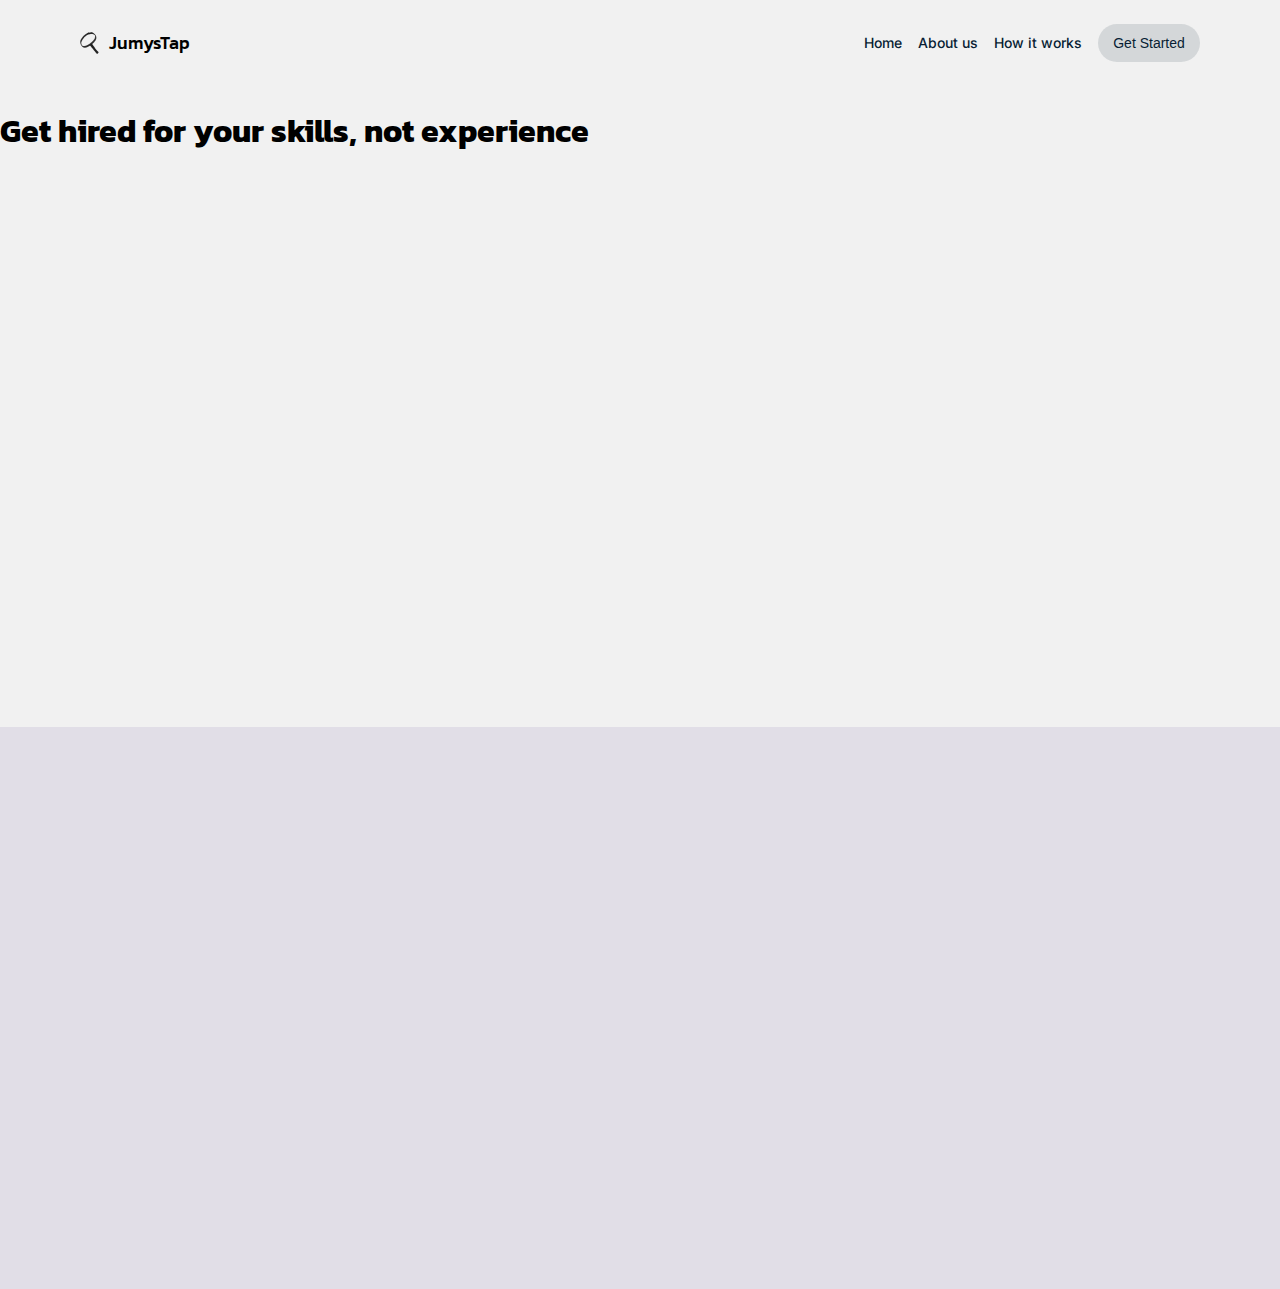
<file: index.html>
<!DOCTYPE html>
<html lang="en">
  <head>
    <meta charset="UTF-8" />
    <meta name="viewport" content="width=device-width, initial-scale=1.0" />
    <link rel="stylesheet" href="./index.css" />
    <link
      rel="icon"
      href="https://www.iconpacks.net/icons/2/free-magnifier-icon-2915-thumb.png"
      type="image/x-icon"
    />
    <title>JumysTap</title>
  </head>

  <body>
    <header class="navbar">
      <div class="logo">
        <img src="images/logo.png" alt="logo" />
        <p id="jumystap">JumysTap</p>
      </div>
      <div class="menu">
        <a href="">Home</a>
        <a href="">About us</a>
        <a href="">How it works</a>
        <button>Get Started</button>
      </div>
    </header>
    <main>
      <div class="description">
        <div class="info">
          <h1>Get hired for your skills, not experience</h1>
        </div>
        <div class="visual_content">
          <h1></h1>
        </div>
      </div>
      <div class="how_it_works"></div>
    </main>
    <footer></footer>
  </body>
</html>
</file>
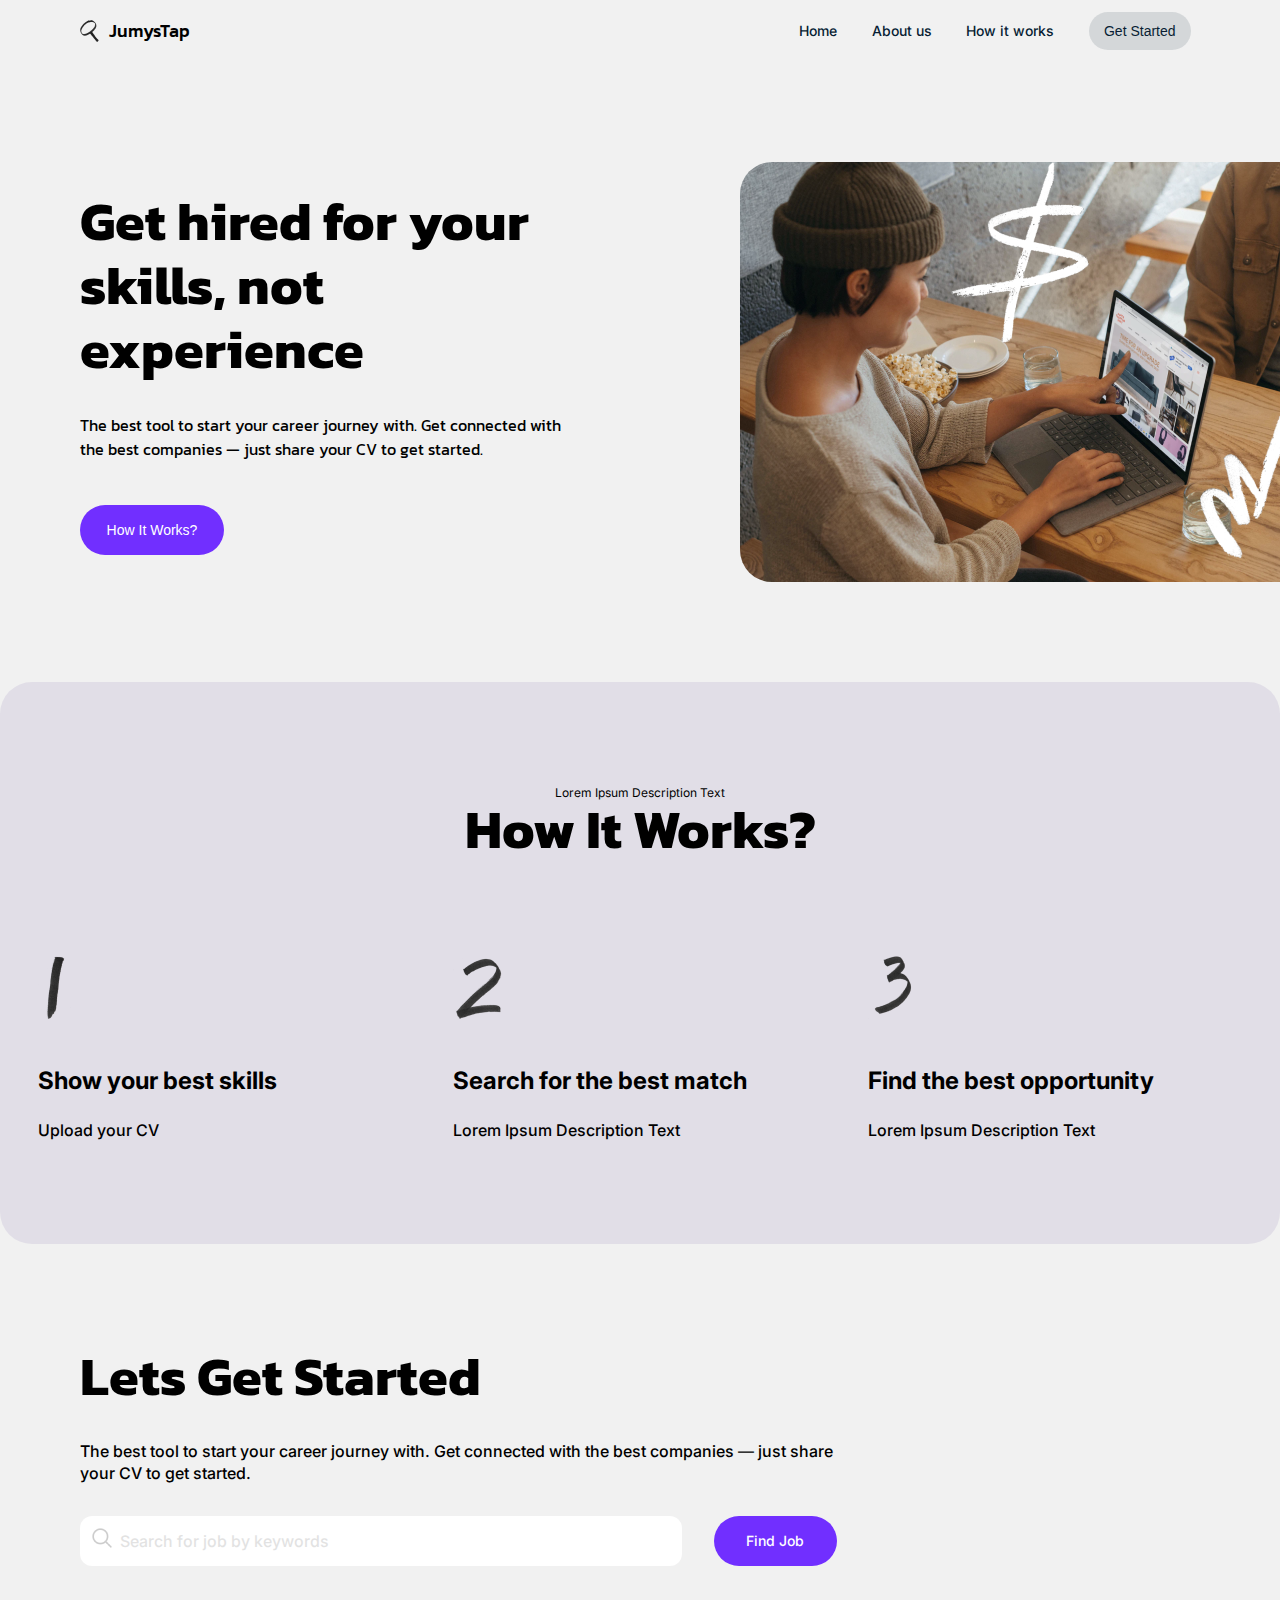
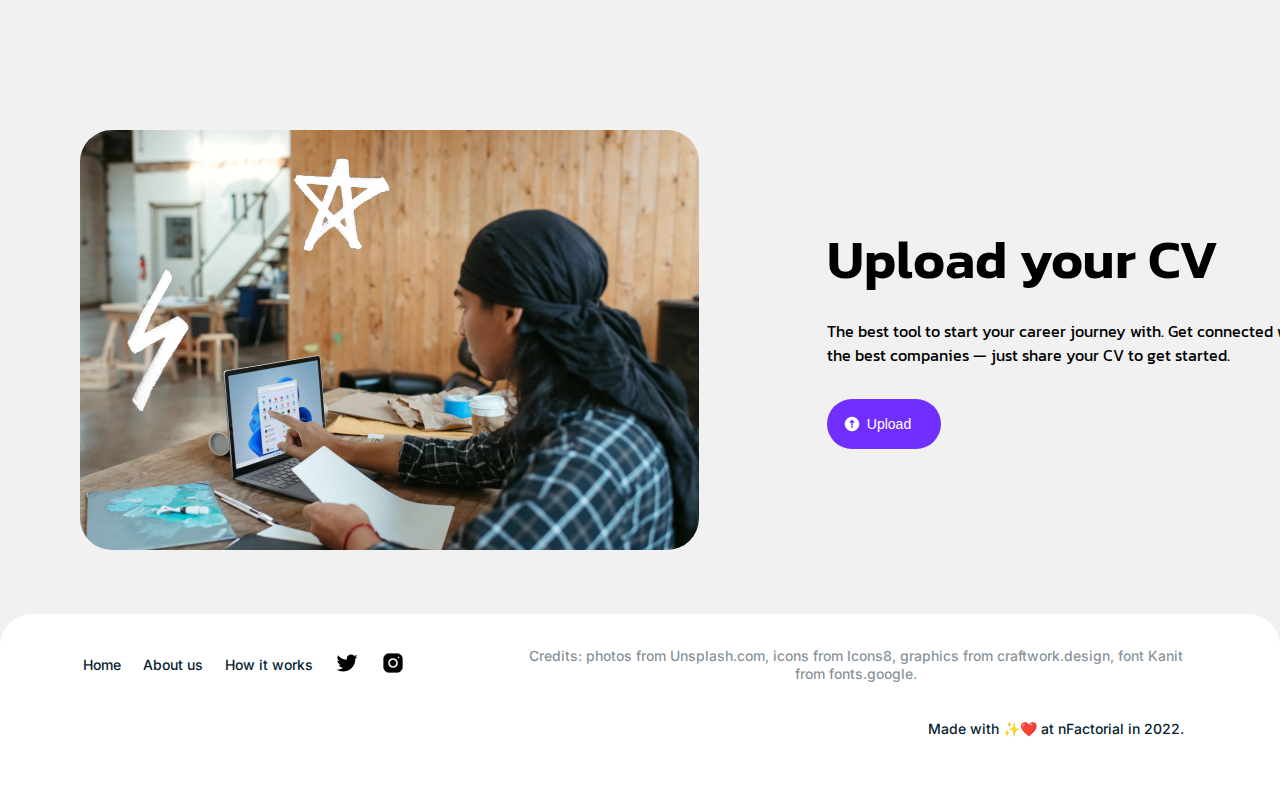
<file: html/index.html>
<!DOCTYPE html>
<html lang="en">
  <head>
    <meta charset="UTF-8" />
    <meta name="viewport" content="width=device-width, initial-scale=1.0" />
    <link rel="stylesheet" href="/css/index.css" />
    <link
      rel="icon"
      href="https://www.iconpacks.net/icons/2/free-magnifier-icon-2915-thumb.png"
      type="image/x-icon"
    />
    <title>JumysTap</title>
  </head>

  <body>
    <header class="navbar">
      <div class="logo">
        <img src="/images/logo.png" alt="logo" />
        <p id="jumystap">JumysTap</p>
      </div>
      <div class="menu">
        <a href="">Home</a>
        <a href="">About us</a>
        <a href="">How it works</a>
        <button>Get Started</button>
      </div>
    </header>
    <main>
      <div class="description">
        <div class="info">
          <div class="text">
            <div class="title">Get hired for your skills, not experience</div>
            <div class="paragraph">
              The best tool to start your career journey with. Get connected
              with the best companies — just share your CV to get started.
            </div>
          </div>
          <div class="">
            <button class="button-main">How It Works?</button>
          </div>
        </div>
        <div class="visual">
          <img class="laptop" src="/images/girl_with_laptop.png" alt="laptop" />
          <img class="dollar" src="/images/dollar.png" alt="dollar" />
          <img class="fire" src="/images/fire.png" alt="fire" />
        </div>
      </div>
      <div class="how_it_works">
        <div class="top">
          <div class="top_description">Lorem Ipsum Description Text</div>
          <div class="top_title">How It Works?</div>
        </div>
        <div class="bottom">
          <div class="bottom_info">
            <div class="bottom_info_image">
              <img src="/images/1.png" alt="one" />
            </div>
            <div class="bottom_info_text">
              <div class="bottom_info_title">Show your best skills</div>
              <div class="bottom_info_description">Upload your CV</div>
            </div>
          </div>
          <div class="bottom_info">
            <div class="bottom_info_image">
              <img src="/images/2.png" alt="two" />
            </div>
            <div class="bottom_info_text">
              <div class="bottom_info_title">Search for the best match</div>
              <div class="bottom_info_description">
                Lorem Ipsum Description Text
              </div>
            </div>
          </div>
          <div class="bottom_info">
            <div class="bottom_info_image">
              <img src="/images/3.png" alt="three" />
            </div>
            <div class="bottom_info_text">
              <div class="bottom_info_title">Find the best opportunity</div>
              <div class="bottom_info_description">
                Lorem Ipsum Description Text
              </div>
            </div>
          </div>
        </div>
      </div>
      <div class="input_field">
        <div class="input_field_info">
          <div class="input_field_info_title">Lets Get Started</div>
          <div class="input_field_info_description">
            The best tool to start your career journey with. Get connected with
            the best companies — just share your CV to get started.
          </div>
          <div class="input_field_info_search">
            <input
              type="text"
              name="search"
              id="search"
              placeholder="Search for job by keywords"
            />
            <button class="button-main">Find Job</button>
          </div>
        </div>
      </div>
      <div class="submission">
        <div class="visual">
          <img class="laptop" src="/images/guy_with_laptop.png" alt="laptop2" />
        </div>
        <div class="info">
          <div class="text">
            <div class="title">Upload your CV</div>
            <div class="paragraph">
              The best tool to start your career journey with. Get connected
              with the best companies — just share your CV to get started.
            </div>
          </div>
          <div class="">
            <button class="button-main">
              <span class="upload_icon"></span>Upload
            </button>
          </div>
        </div>
      </div>
    </main>
    <footer class="navbar">
      <div class="footer_top">
        <div class="menu">
          <a href="">Home</a>
          <a href="">About us</a>
          <a href="">How it works</a>
          <a href=""><img src="/images/twitter.png" alt="twitter"></a>
          <a href=""><img src="/images/instagram.png" alt="instagram"></a>
        </div>
        <div class="footer_text">
          Credits: photos from Unsplash.com, icons from Icons8, graphics from
          craftwork.design, font Kanit from fonts.google.
        </div>
      </div>
      <div class="made">
        <a href="">Made with ✨❤️ at nFactorial in 2022.</a>
      </div>
    </footer>
  </body>
</html>
</file>
<file: index.css>
@import url('https://fonts.googleapis.com/css2?family=Kanit:wght@500&display=swap');
@import url('https://fonts.googleapis.com/css2?family=Inter:wght@500&display=swap');

body {
  background-color: rgba(241, 241, 241, 1);
  font-family: 'Kanit', sans-serif;
  margin: 0;
  padding: 0;
}

button {
  cursor: pointer;
}

.navbar {
  display: flex;
  justify-content: space-between;
  align-items: center;
  height: 62px;
  padding: 12px 80px 12px 80px;
}

.logo {
  display: flex;
  align-items: center;
  gap: 10px;
}

.logo img {
  width: 18.68px;
  height: 22px;
}

.logo p {
  font-weight: 500;
  font-size: 18px;
  line-height: 22px;
  color: rgba(0, 0, 0, 1);
}

.menu {
  display: flex;
  justify-content: space-around;
  align-items: center;
  gap: 16px;
  font-family: 'Inter', sans-serif;
}

.menu a {
  text-decoration: none;
  color: rgba(8, 30, 52, 1);
  font-weight: 500;
  font-size: 14px;
  line-height: 18px;
}

.menu button {
  background-color: rgba(8, 30, 52, 0.12);
  color: rgba(8, 30, 52, 1);
  border: none;
  padding: 10px 12px 10px 12px;
  border-radius: 100px;
  width: 102px;
  height: 38px;
  font-weight: 500;
  font-size: 14px;
  line-height: 18px;
  gap: 8px;
}

.description {
  height: 620px;
}

.how_it_works {
  background-color: rgba(225, 222, 231, 1);
  height: 562px;
}
</file>
<file: css/index.css>
@import url('https://fonts.googleapis.com/css2?family=Kanit:wght@500&display=swap');
@import url('https://fonts.googleapis.com/css2?family=Inter:wght@500&display=swap');

body {
  background-color: rgba(241, 241, 241, 1);
  font-family: 'Kanit', sans-serif;
  margin: 0;
  padding: 0;
}

button {
  cursor: pointer;
}

.navbar {
  display: flex;
  justify-content: space-between;
  align-items: center;
  height: 62px;
  padding: 0 80px 0 80px;
}

.logo {
  display: flex;
  align-items: center;
  width: 114.68px;
  height: 22px;
  gap: 10px;
}

.logo img {
  width: 18.68px;
  height: 22px;
}

.logo p {
  width: 86px;
  height: 22px;
  font-weight: 500;
  font-size: 18px;
  line-height: 22px;
  color: rgba(0, 0, 0, 1);
}

.menu {
  display: flex;
  justify-content: space-around;
  align-items: center;
  width: 410px;
  height: 38px;
  gap: 16px;
  font-family: 'Inter', sans-serif;
}

.menu a {
  text-decoration: none;
  color: rgba(8, 30, 52, 1);
  font-weight: 500;
  font-size: 14px;
  line-height: 18px;
}

.menu button {
  background-color: rgba(8, 30, 52, 0.12);
  color: rgba(8, 30, 52, 1);
  border: none;
  padding: 10px 12px 10px 12px;
  border-radius: 100px;
  width: 102px;
  height: 38px;
  font-weight: 500;
  font-size: 14px;
  line-height: 18px;
  gap: 8px;
}

.description {
  display: flex;
  height: 620px;
  padding: 0 80px 0 80px;
  gap: 165px;
  align-items: center;
  justify-content: flex-start;
}

.info {
  display: flex;
  flex-direction: column;
  align-items: flex-start;
  justify-content: center;
  width: 495px;
  height: 366px;
  gap: 48px;
}

.text {
  display: flex;
  flex-direction: column;
  width: 495px;
  height: 268px;
  gap: 32px;
}

.title {
  width: 495px;
  height: 192px;
  font-family: 'Kanit';
  font-size: 54px;
  font-weight: 700;
  line-height: 64px;
  letter-spacing: 0em;
  text-align: left;
}

.paragrapgh {
  width: 495px;
  height: 44px;
  font-family: 'Inter';
  font-size: 16px;
  font-weight: 500;
  line-height: 22px;
  letter-spacing: 0em;
  text-align: left;
}

.button-main {
  background-color: #712fff;
  color: rgba(255, 255, 255, 1);
  width: 144px;
  height: 50px;
  border-radius: 100px;
  border: none;
  padding: 16px 24px 16px 24px;
  font-size: 14px;
  text-align: center;
  gap: 10px;
  line-height: 18px;
  font-weight: 500;
}

.info button:hover {
  box-shadow: 0px 1px 3px 1px rgba(0, 0, 0, 0.15);
  box-shadow: 0px 1px 2px 0px rgba(0, 0, 0, 0.3);
}

.info button:disabled {
  background-color: rgba(31, 31, 31, 0.12);
  color: rgba(28, 27, 31, 1);
  font-family: 'Inter';
  font-size: 14px;
  font-weight: 500;
  line-height: 18px;
  letter-spacing: 0em;
  text-align: center;
}

.visual {
  display: flex;
}

.laptop {
  width: 619px;
  height: 420px;
  border-radius: 32px;
}

.dollar {
  position: absolute;
  width: 139px;
  height: 181px;
  left: 950px;
}

.fire {
  position: absolute;
  width: 148px;
  height: 172px;
  top: 400px;
  left: 1200px;
}

.how_it_works {
  display: flex;
  flex-direction: column;
  background-color: rgba(225, 222, 231, 1);
  height: 562px;
  border-radius: 32px;
  border: none;
  gap: 86px;
  padding: 0 80px 0 80px;
  justify-content: center;
  align-items: center;
}

.top {
  width: 351px;
  height: 84px;
  gap: 64px;
}

.top_description {
  font-family: 'Inter';
  font-size: 12px;
  font-weight: 400;
  line-height: 16px;
  letter-spacing: 0em;
  text-align: center;
}

.top_title {
  font-family: 'Kanit';
  font-size: 54px;
  font-weight: 700;
  line-height: 56px;
  letter-spacing: 0em;
  text-align: center;
}

.bottom {
  display: flex;
  justify-content: center;
  width: 1280px;
  height: 186px;
  gap: 40px;
}

.bottom_info {
  display: flex;
  justify-content: center;
  flex-direction: column;
  height: 186px;
  width: 375px;
  gap: 48px;
}

.bottom_info_image {
  display: flex;
  width: 64px;
  height: 64px;
  gap: 10px;
}

.bottom_info_text {
  display: flex;
  flex-direction: column;
  height: 74px;
  gap: 24px;
}

.bottom_info_title {
  font-family: Inter;
  font-size: 24px;
  font-weight: 700;
  line-height: 28px;
  letter-spacing: 0em;
  text-align: left;
  height: 28px;
}

.bottom_info_description {
  height: 22px;
  font-family: Inter;
  font-size: 16px;
  font-weight: 500;
  line-height: 22px;
  letter-spacing: 0em;
  text-align: left;
}

.input_field {
  display: flex;
  height: 422px;
  padding: 0 80px 0 80px;
  gap: 128px;
  align-items: center;
}

.input_field_info {
  display: flex;
  flex-direction: column;
  width: 757px;
  height: 222px;
  gap: 32px;
}

.input_field_info_title {
  font-family: 'Kanit';
  font-size: 54px;
  font-weight: 700;
  line-height: 64px;
  letter-spacing: 0em;
  text-align: left;
}

.input_field_info_description {
  font-family: 'Inter';
  font-size: 16px;
  font-weight: 500;
  line-height: 22px;
  letter-spacing: 0em;
  text-align: left;
}

.input_field_info_search {
  display: flex;
  width: 757px;
  height: 50px;
  gap: 32px;
}

.input_field_info_search input {
  width: 619px;
  padding: 13px 75px 13px 40px;
  border-radius: 12px;
  border: 1px;
  font-family: 'Inter';
  font-size: 16px;
  font-weight: 500;
  line-height: 22px;
  letter-spacing: 0em;
  text-align: left;
  background-image: url('/images/search.png');
  background-position: 10px 10px;
  background-repeat: no-repeat;
}

.input_field_info_search ::placeholder {
  font-family: 'Inter';
  font-size: 16px;
  font-weight: 500;
  line-height: 22px;
  letter-spacing: 0em;
  text-align: left;
  opacity: 0.2;
}

.input_field_info_search button {
  height: 50px;
  padding: 16px 24px 16px 24px;
  border-radius: 100px;
  gap: 10px;
  font-family: 'Inter';
  font-size: 14px;
  font-weight: 500;
  line-height: 18px;
  letter-spacing: 0em;
  text-align: center;
}

.submission {
  display: flex;
  height: 548px;
  padding: 0 80px 0 80px;
  gap: 128px;
  align-items: center;
  justify-content: flex-start;
}

.submission .info {
  width: 495px;
  height: 214px;
  gap: 32px;
}

.submission .info .text {
  width: 495px;
  height: 214px;
  gap: 32px;
}

.submission .info .title {
  width: 391px;
  height: 56px;
  font-family: 'Kanit';
  font-size: 54px;
  font-weight: 600;
  line-height: 56px;
  letter-spacing: 0em;
  text-align: center;
}

.submission .info .paragrapgh {
  width: 495px;
  height: 44px;
  font-family: 'Inter';
  font-size: 16px;
  font-weight: 500;
  line-height: 22px;
  letter-spacing: 0em;
  text-align: left;
}

.submission .info .button-main {
  width: 114px;
  height: 50px;
  padding: 16px 24px 16px 16px;
  border-radius: 100px;
  gap: 8px;
}

.upload_icon {
  background: url(/images/upload.png) no-repeat;
  float: left;
  width: 18px;
  height: 18px;
}

footer.navbar {
  background-color: rgba(255, 255, 255, 1);
  height: 172px;
  padding: 0 80px 0 80px;
  border-radius: 32px 32px 0px 0px;
  gap: 32px;
  flex-direction: column;
  justify-content: center;
  align-items: flex-end;
}

.footer_top {
  display: flex;
  align-items: center;
  height: 38px;
  gap: 105px;
}

footer .menu {
  width: 372px;
  height: 38px;
  gap: 16px;
}

footer .menu img {
  width: 24px;
  height: 24px;
}

.footer a {
  font-family: 'Inter';
  font-size: 14px;
  font-weight: 500;
  line-height: 18px;
  letter-spacing: 0em;
  text-align: center;
}

.footer_text {
  font-family: 'Inter';
  font-size: 14px;
  font-weight: 500;
  line-height: 18px;
  letter-spacing: 0em;
  text-align: center;
  color: rgba(8, 30, 52, 0.5);
}

.made {
  width: 272px;
  height: 38px;
  padding: 0 12px, 0 12px;
  border-radius: 100px;
  gap: 8px;
}

.made a {
  text-decoration: none;
  font-family: Inter;
  font-size: 14px;
  font-weight: 500;
  line-height: 18px;
  letter-spacing: 0em;
  text-align: center;
  color: rgba(8, 30, 52, 1);
}
</file>
